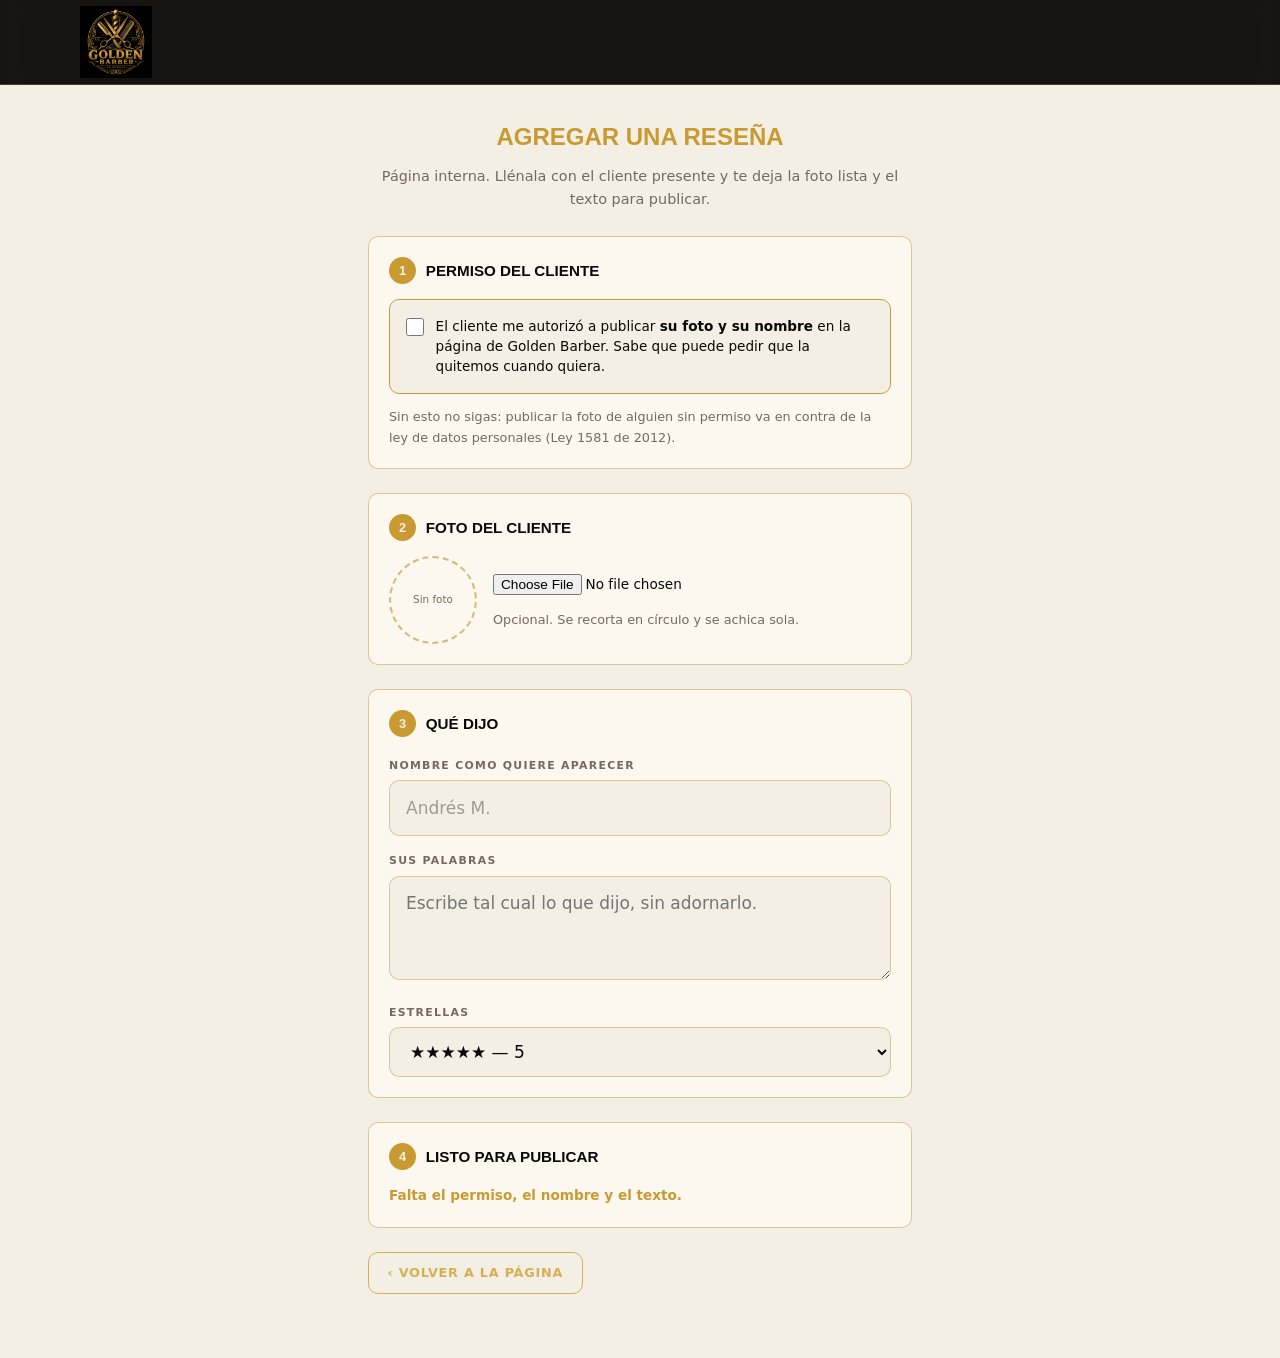
<file: admin.html>
<!DOCTYPE html>
<html lang="es-CO">
<head>
<meta charset="utf-8">
<meta name="viewport" content="width=device-width, initial-scale=1">
<title>Agregar reseña — Golden Barber</title>
<meta name="robots" content="noindex, nofollow">
<link rel="icon" href="img/favicon.png">
<link rel="preconnect" href="https://fonts.googleapis.com">
<link rel="preconnect" href="https://fonts.gstatic.com" crossorigin>
<link href="https://fonts.googleapis.com/css2?family=Bevan&family=Lato:wght@400;700&display=swap" rel="stylesheet">
<link rel="stylesheet" href="styles.css">
<style>
  .tool { padding-block: 2rem 4rem; max-width: 34rem; }
  .tool h1 {
    font-family: var(--display); font-size: 1.5rem; text-transform: uppercase;
    color: var(--wine); text-align: center;
  }
  .tool .intro { text-align: center; color: var(--muted); font-size: .9rem; margin-top: .5rem; }

  .paso {
    margin-top: 1.5rem; padding: 1.25rem;
    background: var(--paper); border: 1px solid rgb(196 160 70 / .55);
    border-radius: var(--radius);
  }
  .paso > h2 {
    display: flex; align-items: center; gap: .6rem;
    font-family: var(--display); font-size: .95rem;
    text-transform: uppercase; margin-bottom: .9rem;
  }
  .paso > h2 b {
    display: grid; place-items: center; width: 1.7rem; height: 1.7rem;
    background: var(--wine); color: var(--cream); border-radius: 50%;
    font-size: .8rem; flex: none;
  }

  .campo textarea, .campo select {
    width: 100%; padding: .8rem 1rem;
    background: var(--cream); border: 1px solid rgb(196 160 70 / .5);
    border-radius: var(--radius); font: inherit; color: var(--ink);
  }
  .campo textarea { min-height: 6.5rem; resize: vertical; }
  .campo + .campo { margin-top: 1rem; }

  .foto-zona { display: flex; align-items: center; gap: 1rem; }
  .foto-prev {
    width: 88px; height: 88px; flex: none; border-radius: 50%;
    border: 2px dashed rgb(196 160 70 / .7);
    display: grid; place-items: center;
    color: var(--muted); font-size: .65rem; text-align: center;
    object-fit: cover; overflow: hidden;
  }
  .foto-prev img { width: 100%; height: 100%; object-fit: cover; }
  input[type=file] { font: inherit; font-size: .85rem; max-width: 100%; }

  .permiso {
    display: flex; gap: .7rem; align-items: flex-start;
    padding: 1rem; background: var(--cream);
    border: 1px solid var(--wine); border-radius: var(--radius);
    font-size: .85rem; line-height: 1.5;
  }
  .permiso input { width: 1.15rem; height: 1.15rem; flex: none; margin-top: .15rem; accent-color: var(--wine); }

  .salida { display: none; }
  .salida.activa { display: block; }
  .salida code {
    display: block; padding: 1rem; margin-top: .5rem;
    background: var(--ink); color: var(--cream-deep);
    border-radius: var(--radius);
    font-family: ui-monospace, Consolas, monospace; font-size: .78rem;
    white-space: pre-wrap; word-break: break-word;
  }
  .botones { display: flex; flex-wrap: wrap; gap: .6rem; margin-top: 1rem; }
  .aviso { font-size: .8rem; color: var(--muted); margin-top: .75rem; }
  .falta { color: var(--wine); font-weight: 700; font-size: .85rem; margin-top: .75rem; }
</style>
</head>
<body>

<header class="nav">
  <div class="wrap nav__inner">
    <a class="nav__brand" href="index.html">
      <img class="nav__logo" src="img/golden-logo.webp" alt="Golden Barber — La Dorada" width="64" height="64">
    </a>
  </div>
</header>

<main class="wrap tool">
  <h1>Agregar una reseña</h1>
  <p class="intro">
    Página interna. Llénala con el cliente presente y te deja la foto lista
    y el texto para publicar.
  </p>

  <!-- 1. Permiso -->
  <section class="paso">
    <h2><b>1</b> Permiso del cliente</h2>
    <label class="permiso">
      <input type="checkbox" id="permiso">
      <span>
        El cliente me autorizó a publicar <strong>su foto y su nombre</strong>
        en la página de Golden Barber. Sabe que puede pedir que la quitemos
        cuando quiera.
      </span>
    </label>
    <p class="aviso">
      Sin esto no sigas: publicar la foto de alguien sin permiso va en contra
      de la ley de datos personales (Ley 1581 de 2012).
    </p>
  </section>

  <!-- 2. Foto -->
  <section class="paso">
    <h2><b>2</b> Foto del cliente</h2>
    <div class="foto-zona">
      <div class="foto-prev" id="prev">Sin foto</div>
      <div>
        <input type="file" id="archivo" accept="image/*" capture="user">
        <p class="aviso">Opcional. Se recorta en círculo y se achica sola.</p>
      </div>
    </div>
  </section>

  <!-- 3. Datos -->
  <section class="paso">
    <h2><b>3</b> Qué dijo</h2>
    <label class="campo">
      <span>Nombre como quiere aparecer</span>
      <input type="text" id="nombre" placeholder="Andrés M." autocomplete="off">
    </label>
    <label class="campo">
      <span>Sus palabras</span>
      <textarea id="texto" placeholder="Escribe tal cual lo que dijo, sin adornarlo."></textarea>
    </label>
    <label class="campo">
      <span>Estrellas</span>
      <select id="estrellas">
        <option value="5">★★★★★ — 5</option>
        <option value="4">★★★★☆ — 4</option>
        <option value="3">★★★☆☆ — 3</option>
        <option value="2">★★☆☆☆ — 2</option>
        <option value="1">★☆☆☆☆ — 1</option>
        <option value="0">No se lo pregunté</option>
      </select>
    </label>
  </section>

  <!-- 4. Resultado -->
  <section class="paso">
    <h2><b>4</b> Listo para publicar</h2>
    <p class="falta" id="falta">Faltan el permiso, el nombre y el texto.</p>

    <div class="salida" id="salida">
      <p style="font-size:.85rem">Pega esto en <code style="all:unset;font-family:monospace;background:var(--cream-deep);padding:.1rem .3rem">resenas.js</code>, dentro de los corchetes:</p>
      <code id="snippet"></code>
      <div class="botones">
        <button type="button" class="btn btn--wine btn--sm" id="copiar">Copiar texto</button>
        <a class="btn btn--dark btn--sm" id="bajar" download>Descargar la foto</a>
        <a class="btn btn--ghost btn--sm" id="enviar" target="_blank" rel="noopener">Enviarlo por WhatsApp</a>
      </div>
      <p class="aviso" id="ruta"></p>
    </div>
  </section>

  <a class="btn btn--ghost btn--sm" href="index.html" style="margin-top:1.5rem">‹ Volver a la página</a>
</main>

<script src="script.js" defer></script>
<script>
document.addEventListener("DOMContentLoaded", () => {
  const $ = (id) => document.getElementById(id);
  let fotoURL = "", fotoNombre = "";

  /** "Andrés M." → "andres-m" */
  const slug = (s) => s.normalize("NFD").replace(/[\u0300-\u036f]/g, "")
    .toLowerCase().replace(/[^a-z0-9]+/g, "-").replace(/^-|-$/g, "") || "cliente";

  /* Recorta la foto en cuadrado, la achica a 200px y la comprime. */
  $("archivo").addEventListener("change", (e) => {
    const f = e.target.files[0];
    if (!f) return;
    const img = new Image();
    img.onload = () => {
      const lado = Math.min(img.width, img.height);
      const c = document.createElement("canvas");
      c.width = c.height = 200;
      c.getContext("2d").drawImage(img,
        (img.width - lado) / 2, (img.height - lado) / 2, lado, lado, 0, 0, 200, 200);
      c.toBlob((b) => {
        if (fotoURL) URL.revokeObjectURL(fotoURL);
        fotoURL = URL.createObjectURL(b);
        $("prev").innerHTML = `<img src="${fotoURL}" alt="">`;
        pintar();
      }, "image/jpeg", 0.8);
      URL.revokeObjectURL(img.src);
    };
    img.src = URL.createObjectURL(f);
  });

  function pintar() {
    const nombre = $("nombre").value.trim();
    const texto = $("texto").value.trim();
    const ok = $("permiso").checked && nombre && texto;

    $("salida").classList.toggle("activa", ok);
    $("falta").style.display = ok ? "none" : "block";

    const faltan = [];
    if (!$("permiso").checked) faltan.push("el permiso");
    if (!nombre) faltan.push("el nombre");
    if (!texto) faltan.push("el texto");
    $("falta").textContent = faltan.length
      ? "Falta " + faltan.join(", ").replace(/, ([^,]*)$/, " y $1") + "."
      : "";

    if (!ok) return;

    fotoNombre = slug(nombre) + ".jpg";
    const fecha = new Date().toISOString().slice(0, 7);
    const est = +$("estrellas").value;
    const q = (s) => JSON.stringify(s);

    const snippet =
`  {
    foto: ${q(fotoURL ? "img/resenas/" + fotoNombre : "")},
    nombre: ${q(nombre)},
    texto: ${q(texto)},
    estrellas: ${est},
    fecha: ${q(fecha)},
  },`;

    $("snippet").textContent = snippet;

    const bajar = $("bajar");
    if (fotoURL) {
      bajar.href = fotoURL;
      bajar.download = fotoNombre;
      bajar.style.display = "";
      $("ruta").textContent = `Guarda la foto en la carpeta img/resenas/ con el nombre ${fotoNombre}`;
    } else {
      bajar.style.display = "none";
      $("ruta").textContent = "Esta reseña va sin foto.";
    }

    const tel = (typeof CONFIG !== "undefined" && CONFIG.whatsapp) || "";
    $("enviar").href = "https://wa.me/" + tel + "?text=" +
      encodeURIComponent("Nueva reseña para la página:\n\n" + snippet +
        (fotoURL ? "\n\n(Te mando la foto en el siguiente mensaje)" : ""));
  }

  ["permiso", "nombre", "texto", "estrellas"].forEach((id) => {
    $(id).addEventListener("input", pintar);
    $(id).addEventListener("change", pintar);
  });

  $("copiar").addEventListener("click", async () => {
    try {
      await navigator.clipboard.writeText($("snippet").textContent);
      $("copiar").textContent = "¡Copiado!";
      setTimeout(() => ($("copiar").textContent = "Copiar texto"), 1800);
    } catch {
      const r = document.createRange();
      r.selectNodeContents($("snippet"));
      getSelection().removeAllRanges();
      getSelection().addRange(r);
    }
  });

  pintar();
});
</script>
</body>
</html>
</file>
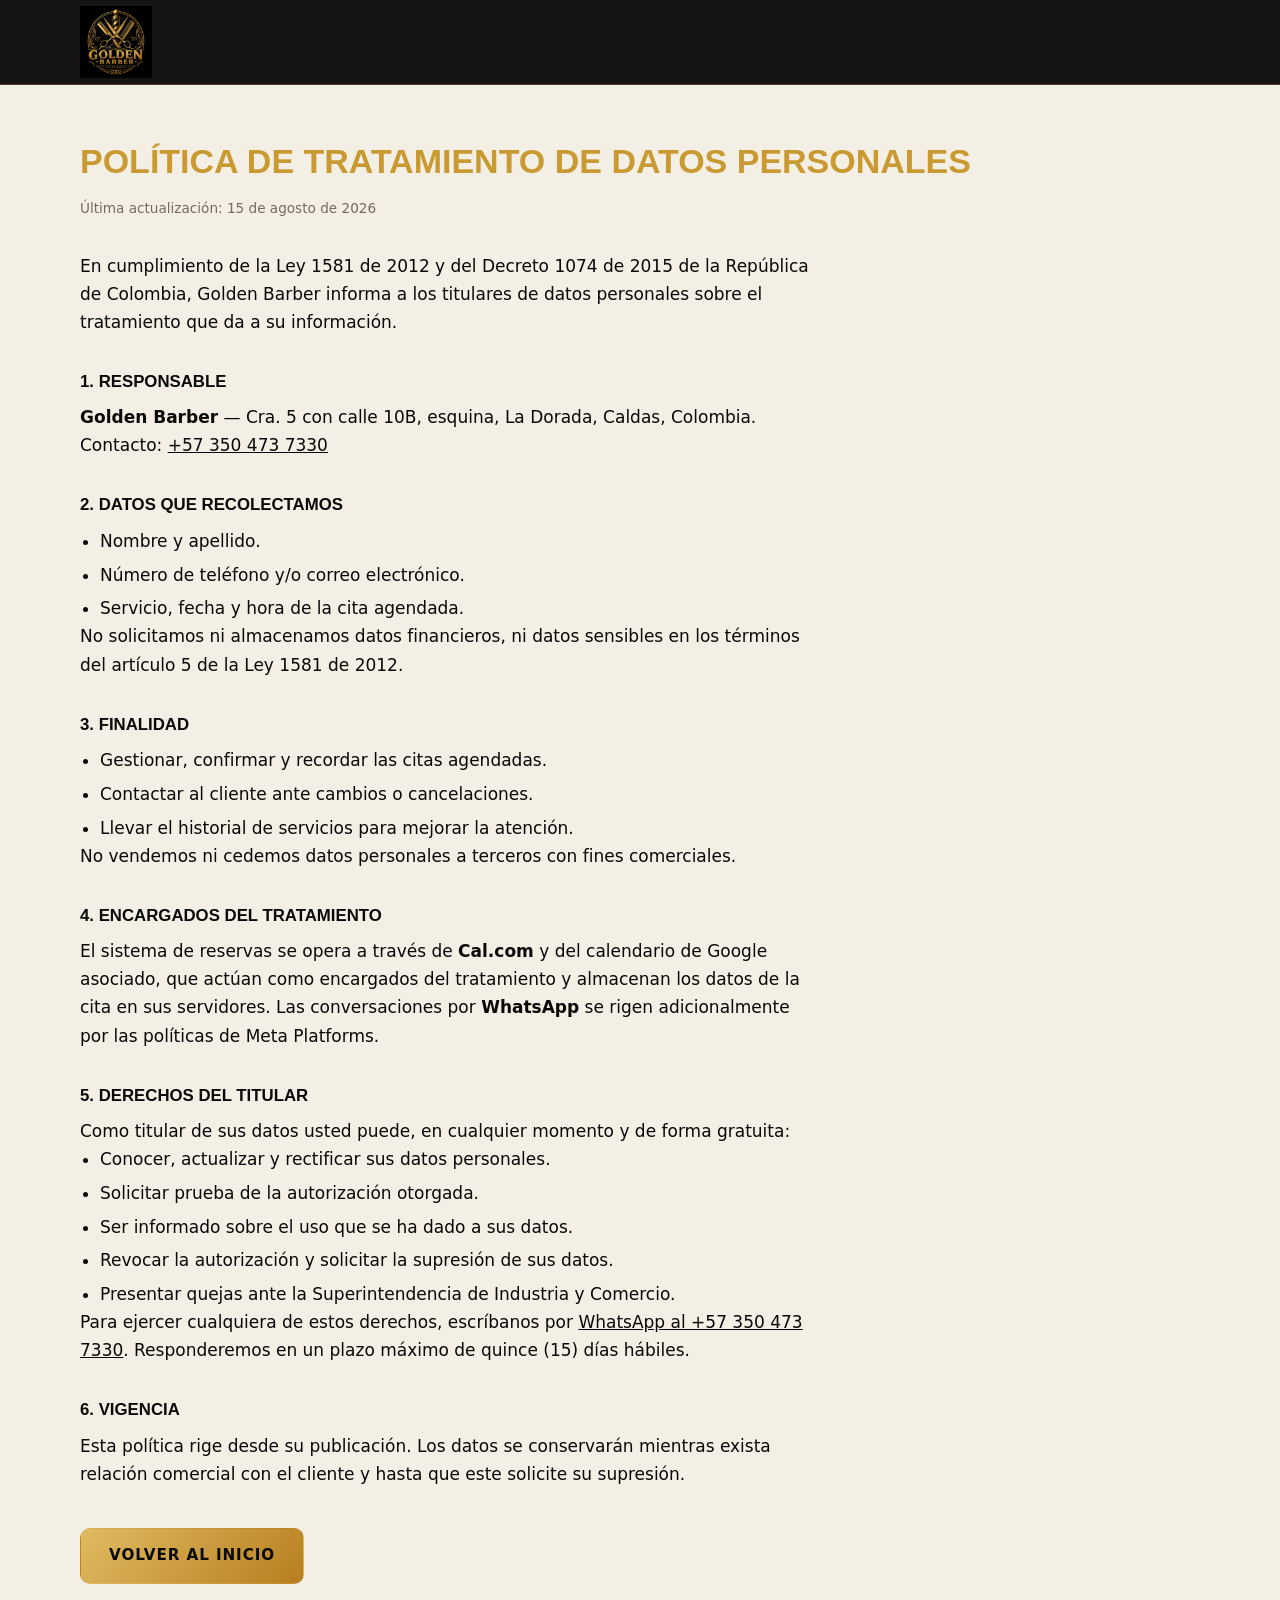
<file: privacidad.html>
<!DOCTYPE html>
<html lang="es-CO">
<head>
<meta charset="utf-8">
<meta name="viewport" content="width=device-width, initial-scale=1">
<title>Política de tratamiento de datos — Golden Barber</title>
<meta name="robots" content="noindex">
<link rel="preconnect" href="https://fonts.googleapis.com">
<link rel="preconnect" href="https://fonts.gstatic.com" crossorigin>
<link href="https://fonts.googleapis.com/css2?family=Bevan&family=Lato:wght@400;700&display=swap" rel="stylesheet">
<link rel="stylesheet" href="styles.css">
<style>
  .legal { padding-block: 3rem 4rem; }
  .legal h1 { font-family: var(--display); font-size: clamp(1.5rem,1.1rem+2vw,2.25rem);
              text-transform: uppercase; color: var(--wine); margin-bottom: .5rem; }
  .legal h2 { font-family: var(--display); font-size: 1.05rem; text-transform: uppercase;
              margin-top: 2rem; margin-bottom: .5rem; }
  .legal p, .legal li { max-width: 68ch; }
  .legal ul { padding-left: 1.25rem; }
  .legal li + li { margin-top: .35rem; }
  .legal .updated { color: var(--muted); font-size: .85rem; margin-bottom: 2rem; }
  .legal .back { display: inline-block; margin-top: 2.5rem; }
</style>
</head>
<body>

<header class="nav">
  <div class="wrap nav__inner">
    <a class="nav__brand" href="index.html">
      <img class="nav__logo" src="img/golden-logo.webp" alt="Golden Barber — La Dorada" width="64" height="64">
    </a>
  </div>
</header>

<main class="wrap legal">
  <h1>Política de tratamiento de datos personales</h1>
  <p class="updated">Última actualización: 15 de agosto de 2026</p>

  <p>
    En cumplimiento de la Ley 1581 de 2012 y del Decreto 1074 de 2015 de la República de Colombia,
    Golden Barber informa a los titulares de datos personales sobre el tratamiento que da a su
    información.
  </p>

  <h2>1. Responsable</h2>
  <p>
    <strong>Golden Barber</strong> — Cra. 5 con calle 10B, esquina, La Dorada, Caldas, Colombia.<br>
    Contacto: <a href="https://wa.me/573504737330">+57 350 473 7330</a>
  </p>

  <h2>2. Datos que recolectamos</h2>
  <ul>
    <li>Nombre y apellido.</li>
    <li>Número de teléfono y/o correo electrónico.</li>
    <li>Servicio, fecha y hora de la cita agendada.</li>
  </ul>
  <p>
    No solicitamos ni almacenamos datos financieros, ni datos sensibles en los términos del
    artículo 5 de la Ley 1581 de 2012.
  </p>

  <h2>3. Finalidad</h2>
  <ul>
    <li>Gestionar, confirmar y recordar las citas agendadas.</li>
    <li>Contactar al cliente ante cambios o cancelaciones.</li>
    <li>Llevar el historial de servicios para mejorar la atención.</li>
  </ul>
  <p>No vendemos ni cedemos datos personales a terceros con fines comerciales.</p>

  <h2>4. Encargados del tratamiento</h2>
  <p>
    El sistema de reservas se opera a través de <strong>Cal.com</strong> y del calendario de
    Google asociado, que actúan como encargados del tratamiento y almacenan los datos de la
    cita en sus servidores. Las conversaciones por <strong>WhatsApp</strong> se rigen
    adicionalmente por las políticas de Meta Platforms.
  </p>

  <h2>5. Derechos del titular</h2>
  <p>Como titular de sus datos usted puede, en cualquier momento y de forma gratuita:</p>
  <ul>
    <li>Conocer, actualizar y rectificar sus datos personales.</li>
    <li>Solicitar prueba de la autorización otorgada.</li>
    <li>Ser informado sobre el uso que se ha dado a sus datos.</li>
    <li>Revocar la autorización y solicitar la supresión de sus datos.</li>
    <li>Presentar quejas ante la Superintendencia de Industria y Comercio.</li>
  </ul>
  <p>
    Para ejercer cualquiera de estos derechos, escríbanos por
    <a href="https://wa.me/573504737330">WhatsApp al +57 350 473 7330</a>.
    Responderemos en un plazo máximo de quince (15) días hábiles.
  </p>

  <h2>6. Vigencia</h2>
  <p>
    Esta política rige desde su publicación. Los datos se conservarán mientras exista relación
    comercial con el cliente y hasta que este solicite su supresión.
  </p>

  <a class="btn btn--wine back" href="index.html">Volver al inicio</a>
</main>

</body>
</html>
</file>
<file: styles.css>
/* ══════════════════════════════════════════════════════
   KORUM STUDIO — hoja de estilos
   Paleta y tokens tomados del diseño original.
   ══════════════════════════════════════════════════════ */

:root {
  /* Marca */
  --cream:      #F4EFE5;
  --cream-deep: #E7DDCB;
  --paper:      #FCF8F0;
  --ink:        #090908;
  --ink-soft:   #171714;
  --wine:       #C99A32;
  --wine-dark:  #A8781C;
  --gold:       #D6AF52;
  --gold-soft:  #E7CB88;
  --muted:      #746A5D;

  /* Tipografía */
  --display: "Oswald", Impact, sans-serif;
  --serif:   "Cormorant Garamond", Georgia, serif;
  --body:    "Source Sans 3", system-ui, -apple-system, "Segoe UI", sans-serif;

  /* Ritmo */
  --wrap: 1120px;
  --gap: 1.5rem;
  --section-y: clamp(3.5rem, 8vw, 6rem);
  --radius: 10px;
}

/* ── Reset ───────────────────────────────────────────── */
*, *::before, *::after { box-sizing: border-box; }
* { margin: 0; }

html { scroll-behavior: smooth; scroll-padding-top: 80px; }
@media (prefers-reduced-motion: reduce) {
  html { scroll-behavior: auto; }
  *, *::before, *::after { animation-duration: .01ms !important; transition-duration: .01ms !important; }
}

body {
  background: var(--cream);
  color: var(--ink);
  font-family: var(--body);
  font-size: clamp(1rem, .96rem + .2vw, 1.0625rem);
  line-height: 1.65;
  -webkit-font-smoothing: antialiased;
  overflow-x: hidden;
}

img, svg { display: block; max-width: 100%; }
img { height: auto; }
a { color: inherit; }

svg { fill: none; stroke: currentColor; stroke-width: 1.7; stroke-linecap: round; stroke-linejoin: round; }

:focus-visible { outline: 3px solid var(--gold); outline-offset: 3px; }

.sr-only {
  position: absolute; width: 1px; height: 1px; padding: 0;
  overflow: hidden; clip: rect(0 0 0 0); white-space: nowrap; border: 0;
}

.skip-link {
  position: absolute; left: -999px; top: 0; z-index: 100;
  background: var(--ink); color: var(--cream); padding: .75rem 1.25rem;
}
.skip-link:focus { left: 0; }

.wrap {
  width: min(100% - 2.5rem, var(--wrap));
  margin-inline: auto;
}

/* ── Titulares ───────────────────────────────────────── */
.heading {
  font-family: var(--display);
  font-size: clamp(1.75rem, 1.2rem + 2.4vw, 2.75rem);
  line-height: 1.1;
  letter-spacing: .01em;
  text-transform: uppercase;
  color: var(--wine);
  text-align: center;
  margin-bottom: 2.5rem;
  position: relative;
}
.heading::before, .heading::after {
  content: "✂";
  font-family: var(--body);
  font-size: .5em;
  color: var(--gold);
  vertical-align: .35em;
  margin-inline: .6em;
}
.heading--gold { color: var(--gold); }
.heading--left { text-align: left; }
.heading--left::before { display: none; }

.ornament {
  color: var(--gold);
  text-align: center;
  letter-spacing: .5em;
  font-size: 1.1rem;
  margin-block: 1rem;
}
.ornament::before, .ornament::after {
  content: ""; display: inline-block; vertical-align: middle;
  width: clamp(2rem, 8vw, 5rem); height: 1px;
  background: linear-gradient(90deg, transparent, var(--gold));
  margin-inline: .8em;
}
.ornament::after { background: linear-gradient(90deg, var(--gold), transparent); }

/* ── Botones ─────────────────────────────────────────── */
.btn {
  --btn-bg: var(--wine);
  --btn-fg: var(--cream);
  display: inline-flex; align-items: center; justify-content: center;
  gap: .6rem;
  padding: .9rem 1.75rem;
  min-height: 48px;
  background: var(--btn-bg);
  color: var(--btn-fg);
  font-family: var(--body);
  font-weight: 700;
  font-size: .95rem;
  letter-spacing: .06em;
  text-transform: uppercase;
  text-decoration: none;
  border: 1px solid transparent;
  border-radius: var(--radius);
  transition: transform .15s ease, background-color .2s ease, box-shadow .2s ease;
}
.btn svg { width: 1.15em; height: 1.15em; flex: none; }
.btn:hover { transform: translateY(-2px); box-shadow: 0 6px 18px rgb(20 18 16 / .22); }
.btn:active { transform: translateY(0); }

.btn--wine  { --btn-bg: var(--wine); }
.btn--wine:hover  { background: var(--wine-dark); }
.btn--dark  { --btn-bg: var(--ink); }
.btn--dark:hover  { background: #000; }
.btn--ghost { --btn-bg: transparent; --btn-fg: var(--gold); border-color: var(--gold); }
.btn--ghost:hover { background: var(--gold); --btn-fg: var(--ink); }
.btn--sm { padding: .6rem 1.15rem; min-height: 40px; font-size: .8rem; }

/* ══ NAV ═══════════════════════════════════════════════ */
.nav {
  position: sticky; top: 0; z-index: 50;
  background: rgb(20 18 16 / .96);
  backdrop-filter: blur(8px);
  border-bottom: 1px solid rgb(196 160 70 / .35);
}
.nav__inner {
  display: flex; align-items: center; justify-content: space-between;
  gap: 1rem; min-height: 64px;
}
.nav__brand {
  display: flex; align-items: center; gap: .65rem;
  font-family: var(--display);
  font-size: 1rem;
  letter-spacing: .08em;
  text-transform: uppercase;
  color: var(--cream);
  text-decoration: none;
}
.nav__logo { width: 36px; height: 36px; object-fit: contain; }

.nav__links { display: flex; align-items: center; gap: 1.75rem; }
.nav__links a {
  color: var(--cream-deep);
  text-decoration: none;
  font-size: .85rem;
  letter-spacing: .1em;
  text-transform: uppercase;
  transition: color .2s ease;
}
.nav__links a:hover { color: var(--gold); }
.nav__links .btn:hover { color: var(--cream); }

@media (max-width: 800px) {
  .nav__links a:not(.btn) { display: none; }
}

/* ══ HERO ══════════════════════════════════════════════ */
.hero {
  background:
    radial-gradient(circle at 30% 45%, rgb(255 255 255 / .55), transparent 55%),
    repeating-conic-gradient(from 0deg at 28% 45%,
      rgb(196 160 70 / .07) 0deg 3deg, transparent 3deg 6deg),
    var(--paper);
  padding-block: clamp(2rem, 5vw, 3.5rem);
}
.hero__frame {
  display: grid;
  grid-template-columns: minmax(0, .85fr) minmax(0, 1.15fr);
  align-items: center;
  gap: clamp(1.5rem, 5vw, 4rem);
  padding: clamp(1.75rem, 4vw, 3rem);
  border: 2px solid var(--gold);
  outline: 1px solid var(--gold);
  outline-offset: 6px;
  border-radius: var(--radius);
}
@media (max-width: 860px) {
  .hero__frame { grid-template-columns: 1fr; text-align: center; }
}

.hero__emblem { position: relative; display: grid; place-items: center; }
.hero__emblem img { width: min(100%, 320px); }
.hero__emblem-fallback { display: none; }
.hero__emblem.is-empty img { display: none; }
.hero__emblem.is-empty .hero__emblem-fallback {
  display: grid; place-items: center; text-align: center;
  width: min(100%, 260px); aspect-ratio: 1;
  border: 3px double var(--ink);
  border-radius: 50%;
  font-family: var(--display);
  font-size: clamp(1.25rem, 4vw, 1.9rem);
  line-height: 1.15;
  text-transform: uppercase;
  letter-spacing: .04em;
}

.hero__copy h1 {
  font-family: var(--display);
  font-size: clamp(2.1rem, 1.1rem + 4.6vw, 4rem);
  line-height: 1.02;
  text-transform: uppercase;
  letter-spacing: -.005em;
}
.hero__copy h1 em { font-style: normal; color: var(--wine); }

.hero__tagline {
  margin-block: 1.25rem;
  padding-block: .7rem;
  border-top: 1px solid var(--gold);
  border-bottom: 1px solid var(--gold);
  font-size: clamp(.9rem, .8rem + .4vw, 1.1rem);
  letter-spacing: .22em;
  text-transform: uppercase;
  font-weight: 700;
}

.hero__cta { display: flex; flex-direction: column; gap: .75rem; align-items: stretch; }
@media (min-width: 861px) { .hero__cta { align-items: flex-start; } .hero__cta .btn { min-width: 22rem; } }

/* ══ BANDAS OSCURAS ════════════════════════════════════ */
.band-dark {
  background: var(--ink);
  color: var(--cream-deep);
  padding-block: var(--section-y);
}
.band-dark a:not(.btn) { color: var(--gold); }

/* ══ SOBRE JAVI ════════════════════════════════════════ */
.about__inner {
  display: grid;
  grid-template-columns: minmax(0, .8fr) minmax(0, 1.2fr);
  gap: clamp(1.5rem, 5vw, 4rem);
  align-items: center;
}
@media (max-width: 800px) { .about__inner { grid-template-columns: 1fr; } }

.about__photo {
  border: 2px solid var(--gold);
  padding: 6px;
  border-radius: var(--radius);
}
.about__photo img { width: 100%; aspect-ratio: 8 / 9; object-fit: cover; }
.about__photo.is-empty {
  aspect-ratio: 8 / 9;
  display: grid; place-items: center;
  background: repeating-linear-gradient(45deg, #1d1a17 0 12px, #211d19 12px 24px);
  color: var(--muted);
  font-size: .85rem;
}
.about__photo.is-empty::after { content: "img/javi.jpg"; }

.about__copy { text-align: center; }
.about__copy p + p { margin-top: 1rem; }
@media (min-width: 801px) { .about__copy { text-align: center; } }

/* ══ SERVICIOS ═════════════════════════════════════════ */
.services { padding-block: var(--section-y); }
.services__grid {
  list-style: none; padding: 0;
  display: grid;
  grid-template-columns: repeat(auto-fit, minmax(min(100%, 17rem), 1fr));
  gap: 1.25rem;
}

.service {
  position: relative;
  display: flex; gap: 1.1rem;
  padding: 1.75rem 1.5rem;
  background: var(--paper);
  border: 1px solid rgb(196 160 70 / .55);
  border-radius: var(--radius);
  transition: transform .2s ease, box-shadow .2s ease;
}
.service:hover { transform: translateY(-3px); box-shadow: 0 10px 28px rgb(20 18 16 / .12); }

.service--featured { border-color: var(--wine); border-width: 2px; }
.service__badge {
  position: absolute; top: -.7rem; left: 1.5rem;
  background: var(--wine); color: var(--cream);
  font-size: .65rem; font-weight: 900;
  letter-spacing: .14em; text-transform: uppercase;
  padding: .3rem .7rem; border-radius: 2px;
}

.service__icon {
  flex: none;
  display: grid; place-items: center;
  width: 3.25rem; height: 3.25rem;
  background: var(--wine); color: var(--cream);
  border-radius: 50%;
}
.service__icon svg { width: 1.5rem; height: 1.5rem; }

.service h3 {
  font-family: var(--display);
  font-size: 1.05rem;
  text-transform: uppercase;
  letter-spacing: .02em;
  margin-bottom: .4rem;
}
.service p { font-size: .92rem; color: var(--muted); }

.service__meta {
  display: flex; flex-wrap: wrap; gap: .5rem;
  margin-top: .6rem; font-size: .78rem !important;
  text-transform: uppercase; letter-spacing: .08em;
}
.service__time { color: var(--ink); font-weight: 700; }
.service__save { color: var(--wine); font-weight: 700; }

.service__price {
  margin-top: .5rem;
  font-family: var(--display);
  font-size: 1.35rem !important;
  color: var(--wine) !important;
}

.services__note {
  margin-top: 1.5rem; text-align: center;
  font-size: .85rem; color: var(--muted); font-style: italic;
}

/* ══ GALERÍA ═══════════════════════════════════════════ */
.gallery { padding-bottom: var(--section-y); }
.gallery__grid {
  list-style: none; padding: 1rem;
  display: grid;
  grid-template-columns: repeat(auto-fit, minmax(min(100%, 10rem), 1fr));
  gap: 1rem;
  border: 1px solid rgb(196 160 70 / .55);
  border-radius: var(--radius);
}
.gallery__grid img {
  width: 100%; aspect-ratio: 4 / 5; object-fit: cover;
  border: 2px solid var(--gold);
  filter: grayscale(1) contrast(1.05);
  transition: filter .3s ease, transform .3s ease;
}
.gallery__grid img:hover { filter: grayscale(0); transform: scale(1.02); }
.gallery__grid li.is-empty {
  aspect-ratio: 4 / 5;
  border: 2px solid var(--gold);
  background: repeating-linear-gradient(45deg, var(--cream-deep) 0 10px, var(--paper) 10px 20px);
  display: grid; place-items: center;
  color: var(--muted); font-size: .7rem; letter-spacing: .05em;
}
.gallery__grid li.is-empty::after { content: "Foto pendiente"; }

.gallery__note { margin-top: 1.25rem; text-align: center; font-size: .9rem; color: var(--muted); }
.gallery__note a { color: var(--wine); font-weight: 700; }

/* ── Botón que envuelve cada foto ── */
.foto {
  display: block; position: relative; width: 100%;
  padding: 0; border: 0; background: none; cursor: pointer;
  font: inherit;
}
.foto__ver {
  position: absolute; inset: auto 0 0 0;
  padding: .55rem .3rem;
  background: rgb(123 27 30 / .94); color: var(--cream);
  font-size: .68rem; font-weight: 700;
  letter-spacing: .12em; text-transform: uppercase;
  transform: translateY(100%);
  transition: transform .28s cubic-bezier(.2, .7, .3, 1);
}
.foto:hover .foto__ver,
.foto:focus-visible .foto__ver { transform: none; }
/* En pantalla táctil no hay hover: la etiqueta se queda visible. */
@media (hover: none) {
  .foto__ver { transform: none; background: rgb(123 27 30 / .82); }
}

/* ══ VISOR DE CORTES ═══════════════════════════════════ */
.visor {
  width: min(100% - 1.5rem, 42rem);
  max-height: 92dvh;
  /* El navegador centra los <dialog> con margin:auto, y el
     `* { margin: 0 }` del reset se lo quita. Hay que devolvérselo
     o el visor se pega a la esquina superior izquierda. */
  margin: auto;
  padding: 0; border: 2px solid var(--gold);
  border-radius: var(--radius);
  background: var(--paper); color: var(--ink);
  overflow: hidden;
}
.visor::backdrop { background: rgb(20 18 16 / .88); }

.visor__cerrar {
  position: absolute; top: .4rem; right: .5rem; z-index: 2;
  width: 2.4rem; height: 2.4rem;
  display: grid; place-items: center;
  background: rgb(20 18 16 / .55); color: var(--cream);
  border: 0; border-radius: 50%;
  font-size: 1.5rem; line-height: 1; cursor: pointer;
}
.visor__cerrar:hover { background: var(--wine); }

.visor__marco {
  position: relative;
  display: grid; place-items: center;
  background: var(--ink);
}
.visor__marco img {
  width: 100%; max-height: 62dvh; object-fit: contain;
}
.visor__nav {
  position: absolute; top: 50%; transform: translateY(-50%);
  width: 2.75rem; height: 2.75rem;
  display: grid; place-items: center;
  background: rgb(20 18 16 / .55); color: var(--cream);
  border: 1px solid rgb(196 160 70 / .5); border-radius: 50%;
  font-size: 1.6rem; line-height: 1; cursor: pointer;
  transition: background-color .2s ease;
}
.visor__nav:hover { background: var(--wine); }
#visor-ant { left: .6rem; }
#visor-sig { right: .6rem; }

.visor__pie { padding: 1.25rem; text-align: center; }
.visor__titulo {
  font-family: var(--display);
  font-size: clamp(.95rem, .85rem + .5vw, 1.2rem);
  text-transform: uppercase; letter-spacing: .02em;
  margin-bottom: 1rem;
}
.visor__pie .btn { width: 100%; }
.visor__nota { margin-top: .7rem; font-size: .78rem; color: var(--muted); }

/* ══ TESTIMONIOS ═══════════════════════════════════════ */
.reviews { padding-bottom: var(--section-y); }
.reviews__grid {
  list-style: none; padding: 0;
  display: grid;
  grid-template-columns: repeat(auto-fit, minmax(min(100%, 16rem), 1fr));
  gap: 1.25rem;
}
.review {
  position: relative;
  padding: 2.25rem 1.5rem 1.5rem;
  background: var(--paper);
  border: 1px solid rgb(196 160 70 / .55);
  border-radius: var(--radius);
  text-align: center;
}
.review::before {
  content: "\201C";
  position: absolute; top: .1rem; left: 1rem;
  font-family: var(--display);
  font-size: 3rem; line-height: 1;
  color: var(--gold-soft);
}
.review__foto {
  width: 72px; height: 72px;
  margin: 0 auto .9rem;
  border-radius: 50%;
  object-fit: cover;
  border: 2px solid var(--gold);
}
.review__quote { font-size: .95rem; }
.review__stars { color: var(--gold); letter-spacing: .18em; margin-top: 1rem; }
.review__author {
  margin-top: .5rem; font-size: .82rem;
  letter-spacing: .1em; text-transform: uppercase; color: var(--muted);
}

/* ── Invitación a dejar reseña ── */
.invita {
  max-width: 34rem; margin: 0 auto;
  padding: 2rem 1.5rem;
  text-align: center;
  border: 1px dashed rgb(196 160 70 / .7);
  border-radius: var(--radius);
}
.invita--pie { margin-top: 1.5rem; padding: 1.5rem; }
.invita__titulo {
  font-family: var(--display);
  font-size: 1.05rem; text-transform: uppercase; letter-spacing: .02em;
  color: var(--wine);
}
.invita__texto {
  margin-top: .6rem; font-size: .9rem; color: var(--muted);
  max-width: 42ch; margin-inline: auto;
}
.invita__botones {
  display: flex; flex-wrap: wrap; gap: .6rem; justify-content: center;
  margin-top: 1.25rem;
}
.invita .btn--ghost { --btn-fg: var(--wine); border-color: var(--wine); }
.invita .btn--ghost:hover { background: var(--wine); --btn-fg: var(--cream); }

/* ══ UBICACIÓN ═════════════════════════════════════════ */
.location__inner {
  display: grid;
  grid-template-columns: repeat(auto-fit, minmax(min(100%, 18rem), 1fr));
  gap: clamp(1.75rem, 5vw, 4rem);
  align-items: center;
}
.location__address {
  display: flex; gap: .85rem; align-items: flex-start;
  margin-bottom: 1.5rem;
}
.location__address svg { width: 1.5rem; height: 1.5rem; flex: none; color: var(--gold); }
.location__address strong { font-size: 1.1rem; color: var(--cream); }

.hours { width: 100%; border-collapse: collapse; font-size: .95rem; }
.hours th, .hours td { padding: .5rem .25rem; text-align: left; }
.hours th {
  font-weight: 700; letter-spacing: .1em;
  text-transform: uppercase; font-size: .8rem; color: var(--cream);
}
.hours td { text-align: right; font-variant-numeric: tabular-nums; }
.hours tr + tr { border-top: 1px solid rgb(196 160 70 / .2); }
.hours__closed { color: var(--muted); }

/* ══ RESERVA ═══════════════════════════════════════════ */
.booking { padding-block: var(--section-y); }
.booking__lead {
  text-align: center; max-width: 44ch; margin: -1.5rem auto 3rem;
  color: var(--muted);
}

/* ── Contenedor de la agenda ── */
.agenda {
  max-width: 34rem;
  margin-inline: auto;
  background: var(--paper);
  border: 1px solid rgb(196 160 70 / .55);
  border-radius: var(--radius);
  overflow: hidden;
}

/* ── Barra de progreso 1-2-3 ── */
.agenda__bar {
  list-style: none; padding: 0; margin: 0;
  display: grid; grid-template-columns: repeat(3, 1fr);
  background: var(--ink);
}
.agenda__bar li + li { border-left: 1px solid rgb(196 160 70 / .25); }
.agenda__bar button {
  width: 100%; height: 100%;
  display: flex; align-items: center; justify-content: center;
  gap: .5rem;
  padding: .85rem .35rem;
  background: none; border: 0;
  font: inherit;
  font-size: .72rem; font-weight: 700;
  letter-spacing: .08em; text-transform: uppercase;
  color: rgb(244 237 224 / .8);
  cursor: pointer;
  transition: color .25s ease, background-color .25s ease, opacity .25s ease;
}
/* Un paso al que todavía no se puede llegar se ve claramente apagado,
   para que se note cuáles sí son tocables. */
.agenda__bar button:disabled { cursor: default; opacity: .38; }
.agenda__bar button:not(:disabled):hover { background: rgb(196 160 70 / .12); }
.agenda__bar span {
  display: grid; place-items: center;
  width: 1.6rem; height: 1.6rem; flex: none;
  border: 1px solid currentColor; border-radius: 50%;
  font-family: var(--display); font-size: .8rem;
}
.agenda__bar .is-active { color: var(--gold); }
.agenda__bar .is-active span { background: var(--wine); border-color: var(--wine); color: var(--cream); }
.agenda__bar .is-hecho { color: var(--cream-deep); }
.agenda__bar .is-hecho span { background: var(--gold); border-color: var(--gold); color: var(--ink); }

@media (max-width: 420px) {
  .agenda__bar button { flex-direction: column; gap: .3rem; font-size: .6rem; }
}

/* ── Paneles ── */
.agenda__panel { padding: clamp(1.25rem, 4vw, 2rem); }
.agenda__title {
  font-family: var(--display);
  font-size: clamp(1.15rem, 1rem + 1vw, 1.5rem);
  text-transform: uppercase; text-align: center; letter-spacing: .02em;
}
.agenda__panel .ornament { margin-block: .5rem 1.5rem; font-size: .85rem; }
.agenda__sub {
  font-family: var(--display); font-size: .85rem;
  text-transform: uppercase; letter-spacing: .04em;
  text-align: center; margin-block: 1.75rem .9rem;
}
.agenda__nota {
  margin-top: 1rem; text-align: center;
  font-size: .78rem; color: var(--muted); font-style: italic;
}
.agenda__tz {
  display: flex; align-items: center; justify-content: center; gap: .4rem;
  margin-top: 1.25rem; font-size: .75rem; color: var(--muted);
}
.agenda__tz svg { width: .95rem; height: .95rem; }

.agenda__volver {
  display: block; margin: 1.5rem auto 0;
  background: none; border: 0; padding: .4rem;
  color: var(--muted); font: inherit; font-size: .82rem;
  letter-spacing: .04em; cursor: pointer;
}
.agenda__volver:hover { color: var(--wine); text-decoration: underline; }

/* ── Paso 1: tarjetas de servicio ── */
.agenda__servicios { list-style: none; padding: 0; display: grid; gap: .75rem; }
.tarjeta {
  width: 100%;
  display: flex; align-items: center; gap: .9rem;
  padding: .9rem 1rem;
  background: var(--cream);
  border: 1px solid rgb(196 160 70 / .5);
  border-radius: var(--radius);
  font: inherit; text-align: left; cursor: pointer;
  transition: border-color .2s ease, transform .15s ease, box-shadow .2s ease;
}
.tarjeta:hover { border-color: var(--wine); transform: translateY(-2px); box-shadow: 0 6px 16px rgb(20 18 16 / .1); }
.tarjeta.is-sel { border-color: var(--wine); border-width: 2px; background: var(--paper); }

.tarjeta__icono {
  display: grid; place-items: center; flex: none;
  width: 2.75rem; height: 2.75rem;
  background: var(--wine); color: var(--cream); border-radius: 50%;
}
.tarjeta__icono svg { width: 1.3rem; height: 1.3rem; }
.tarjeta__texto { flex: 1; display: flex; flex-direction: column; gap: .15rem; }
.tarjeta__nombre { font-family: var(--display); font-size: .95rem; line-height: 1.2; }
.tarjeta__min { font-size: .75rem; color: var(--muted); letter-spacing: .05em; }
.tarjeta__precio {
  font-family: var(--display); font-size: 1.05rem; color: var(--wine); white-space: nowrap;
}

/* ── Paso 2: calendario ── */
.cal__head {
  display: flex; align-items: center; justify-content: space-between;
  gap: .5rem; margin-bottom: .75rem;
}
.cal__month {
  font-family: var(--display); font-size: 1rem;
  text-transform: capitalize; letter-spacing: .02em;
}
.cal__nav {
  width: 2.25rem; height: 2.25rem;
  background: none; border: 1px solid rgb(196 160 70 / .5);
  border-radius: var(--radius);
  color: var(--wine); font-size: 1.3rem; line-height: 1; cursor: pointer;
  transition: background-color .2s ease, color .2s ease;
}
.cal__nav:hover:not(:disabled) { background: var(--wine); color: var(--cream); }
.cal__nav:disabled { opacity: .25; cursor: default; }

.cal__dows, .cal__grid {
  display: grid; grid-template-columns: repeat(7, 1fr); gap: .25rem;
}
.cal__dows {
  list-style: none; padding: 0; margin-bottom: .35rem;
  font-size: .68rem; font-weight: 700; letter-spacing: .06em;
  text-transform: uppercase; color: var(--muted); text-align: center;
}
.cal__hueco { aspect-ratio: 1; }
.cal__dia {
  aspect-ratio: 1;
  display: grid; place-items: center;
  background: none; border: 1px solid transparent; border-radius: 50%;
  font: inherit; font-size: .88rem; font-variant-numeric: tabular-nums;
  color: var(--ink); cursor: pointer;
  transition: background-color .15s ease, color .15s ease;
}
.cal__dia:hover:not(:disabled) { background: var(--cream-deep); }
.cal__dia:disabled { color: rgb(107 97 85 / .35); cursor: default; }
.cal__dia.is-sel { background: var(--wine); color: var(--cream); font-weight: 700; }

/* ── Paso 2: horas ── */
.slots {
  display: grid;
  grid-template-columns: repeat(auto-fill, minmax(5.25rem, 1fr));
  gap: .5rem;
}
.slot {
  padding: .65rem .3rem; min-height: 44px;
  background: var(--cream);
  border: 1px solid rgb(196 160 70 / .5);
  border-radius: var(--radius);
  font: inherit; font-size: .85rem; font-variant-numeric: tabular-nums;
  cursor: pointer;
  transition: background-color .15s ease, color .15s ease, border-color .15s ease;
}
.slot:hover { border-color: var(--wine); }
.slot.is-sel { background: var(--wine); border-color: var(--wine); color: var(--cream); font-weight: 700; }
.slots__vacio {
  grid-column: 1 / -1; text-align: center;
  font-size: .85rem; color: var(--muted); padding: .75rem 0;
}

/* ── Paso 3: resumen ── */
.resumen { margin: 0; border: 1px solid rgb(196 160 70 / .5); border-radius: var(--radius); }
.resumen__fila { padding: .85rem 1rem; }
.resumen__fila + .resumen__fila { border-top: 1px solid rgb(196 160 70 / .3); }
.resumen dt {
  font-size: .68rem; font-weight: 700; letter-spacing: .12em;
  text-transform: uppercase; color: var(--muted); margin-bottom: .3rem;
}
.resumen dd { margin: 0; display: flex; align-items: center; gap: .75rem; }
.resumen dd > span:not(.resumen__icono) { flex: 1; }
.resumen dd small { color: var(--muted); font-size: .78rem; }
.resumen dd strong { font-family: var(--display); color: var(--wine); }
.resumen__icono {
  display: grid; place-items: center; flex: none;
  width: 2.25rem; height: 2.25rem;
  background: var(--wine); color: var(--cream); border-radius: 50%;
}
.resumen__icono svg { width: 1.1rem; height: 1.1rem; }
.resumen__total { background: var(--cream); }
.resumen__total dd strong { font-size: 1.5rem; }

.campo { display: block; margin-top: 1.25rem; }
.campo span {
  display: block; margin-bottom: .35rem;
  font-size: .68rem; font-weight: 700; letter-spacing: .12em;
  text-transform: uppercase; color: var(--muted);
}
.campo input {
  width: 100%; padding: .8rem 1rem; min-height: 48px;
  background: var(--cream);
  border: 1px solid rgb(196 160 70 / .5); border-radius: var(--radius);
  font: inherit; color: var(--ink);
}
.campo input::placeholder { color: rgb(107 97 85 / .6); }
.campo input.is-error { border-color: var(--wine); border-width: 2px; background: #FBEDED; }

.agenda__confirmar { width: 100%; margin-top: 1.25rem; }
.agenda__aviso {
  display: flex; align-items: flex-start; gap: .5rem;
  margin-top: .9rem; font-size: .78rem; line-height: 1.5; color: var(--muted);
}
.agenda__aviso svg { width: .95rem; height: .95rem; flex: none; margin-top: .2rem; }

.booking__fallback, .booking__alt {
  text-align: center; font-size: .88rem; color: var(--muted); margin-top: 1.25rem;
}
.booking__alt a { color: var(--wine); font-weight: 700; }

#cal-inline { width: 100%; min-height: 460px; }

/* ══ FOOTER ════════════════════════════════════════════ */
.footer {
  background: var(--ink);
  color: var(--cream-deep);
  padding-block: 3rem 5.5rem;
  border-top: 3px solid var(--gold);
}
.footer__inner {
  display: grid;
  grid-template-columns: repeat(auto-fit, minmax(min(100%, 15rem), 1fr));
  gap: 2rem;
  align-items: center;
}
.footer__brand { display: flex; align-items: center; gap: 1rem; }
.footer__name {
  font-family: var(--display); font-size: 1.25rem;
  text-transform: uppercase; letter-spacing: .06em; color: var(--gold);
}
.footer__tag { font-size: .8rem; letter-spacing: .1em; }

.footer__social { text-align: center; }
.footer__label {
  font-size: .75rem; letter-spacing: .2em;
  text-transform: uppercase; margin-bottom: .75rem;
}
.footer__social ul {
  list-style: none; padding: 0;
  display: flex; gap: .75rem; justify-content: center;
}
.footer__social a {
  display: grid; place-items: center;
  width: 2.5rem; height: 2.5rem;
  border: 1px solid var(--gold); border-radius: 50%;
  color: var(--gold);
  transition: background-color .2s ease, color .2s ease;
}
.footer__social a:hover { background: var(--gold); color: var(--ink); }
.footer__social svg { width: 1.15rem; height: 1.15rem; }

.footer__contact { text-align: right; }
@media (max-width: 720px) {
  .footer__inner { text-align: center; }
  .footer__brand { justify-content: center; }
  .footer__contact { text-align: center; }
}
.footer__phone {
  display: inline-flex; align-items: center; gap: .6rem;
  font-family: var(--display); font-size: 1.3rem;
  color: var(--cream); text-decoration: none;
}
.footer__phone svg { width: 1.4rem; height: 1.4rem; color: var(--gold); }
.footer__legal { margin-top: .75rem; font-size: .75rem; color: var(--muted); }

/* ══ WHATSAPP FLOTANTE ═════════════════════════════════ */
.fab {
  position: fixed; right: 1rem; bottom: 1rem; z-index: 60;
  display: grid; place-items: center;
  width: 56px; height: 56px;
  background: #1FA855; color: #fff;
  border-radius: 50%;
  box-shadow: 0 6px 20px rgb(0 0 0 / .3);
  transition: transform .2s ease;
}
.fab:hover { transform: scale(1.07); }
.fab svg { width: 1.65rem; height: 1.65rem; stroke-width: 1.9; }
@media (min-width: 861px) { .fab { right: 1.5rem; bottom: 1.5rem; } }

/* ══ Ajuste móvil del hero ═════════════════════════════
   En celular el logo empujaba el botón "Agendar cita" fuera
   de pantalla. Se reduce el emblema y se aprieta el espaciado
   para que titular + botones queden visibles sin hacer scroll. */
@media (max-width: 640px) {
  .hero { padding-block: 1rem; }
  .hero__frame { padding: 1.25rem 1rem; gap: 1rem; outline-offset: 4px; }
  .hero__emblem img { width: min(58%, 150px); }
  .hero__copy h1 { font-size: clamp(1.9rem, 1.1rem + 4.4vw, 2.4rem); }
  .hero__tagline { margin-block: .85rem; padding-block: .5rem; letter-spacing: .16em; }
  .hero__cta { gap: .6rem; }
  .hero__cta .btn { padding-inline: 1rem; font-size: .85rem; }
}

/* ══════════════════════════════════════════════════════
   MOVIMIENTO

   Regla de la casa: nada se mueve porque sí. Cada animación
   o guía el ojo hacia donde sigue la lectura, o es parte de
   la identidad del oficio (el poste de barbero).

   Todo lo de aquí abajo está dentro de
   `prefers-reduced-motion: no-preference`, así que quien pidió
   menos animación en su sistema recibe la página quieta y
   completa — nunca contenido escondido esperando un scroll.
   ══════════════════════════════════════════════════════ */

/* ── Poste de barbero ── */
.poste {
  height: 9px; overflow: hidden; position: relative;
  background: var(--cream-deep);
  border-block: 1px solid rgb(20 18 16 / .22);
}
.poste::before {
  content: ""; position: absolute; inset: 0 -60px 0 0;
  background: repeating-linear-gradient(115deg,
    var(--wine)      0    12px,
    var(--cream)     12px 24px,
    var(--gold)      24px 36px,
    var(--cream)     36px 48px);
}

/* ── Banda del eslogan ── */
.eslogan {
  background: var(--wine); color: var(--cream);
  padding: 1.15rem 1rem; text-align: center;
  border-top: 1px solid var(--gold);
}
.eslogan p {
  font-family: var(--display);
  font-size: clamp(.8rem, .7rem + .5vw, 1.05rem);
  letter-spacing: .2em; text-transform: uppercase;
}
.eslogan span { color: var(--gold); margin-inline: .9em; display: inline-block; }

/* ── Textos nuevos ── */
.hero__sub {
  margin-bottom: 1.5rem;
  font-size: clamp(.92rem, .88rem + .2vw, 1.05rem);
  color: var(--muted); font-style: italic;
}
.about__firma {
  margin-top: 1.25rem; padding-top: 1.25rem;
  border-top: 1px solid rgb(196 160 70 / .35);
  font-style: italic; color: var(--gold-soft);
}

@media (prefers-reduced-motion: no-preference) {

  /* ── Aparición al hacer scroll ──
     El estado escondido lo pone `.js`, que solo existe si el
     navegador ejecutó el script del <head>. Sin JS no se
     esconde nada. */
  .js .heading,
  .js .about__photo,
  .js .about__copy > *,
  .js .service,
  /* `> *` y no `li`: con `li` este selector pesaría más que
     `.js .visible` y las fotos nunca se destaparían. */
  .js .gallery__grid > *,
  .js .review,
  .js .invita,
  .js .location__place,
  .js .location__hours,
  .js .booking__lead,
  .js .agenda,
  .js .services__note,
  .js .gallery__note {
    opacity: 0;
    transform: translateY(22px);
    transition:
      opacity .75s cubic-bezier(.2, .6, .3, 1),
      transform .75s cubic-bezier(.2, .6, .3, 1);
    transition-delay: calc(var(--i, 0) * 80ms);
  }
  .js .visible { opacity: 1; transform: none; }

  /* ── Entrada del hero ── */
  @keyframes entra { from { opacity: 0; transform: translateY(22px); } }
  @keyframes entraEmblema { from { opacity: 0; transform: scale(.88) rotate(-8deg); } }
  @keyframes girarRayos { to { transform: rotate(360deg); } }
  @keyframes correrPoste { to { transform: translateX(-53px); } }
  @keyframes pulso {
    0% { transform: scale(1); opacity: .6; }
    70%, 100% { transform: scale(1.8); opacity: 0; }
  }

  .hero__emblem { animation: entraEmblema 1.1s .15s both cubic-bezier(.2, .7, .3, 1); }
  .hero__copy > * { animation: entra .85s both cubic-bezier(.2, .7, .3, 1); }
  .hero__copy > :nth-child(1) { animation-delay: .25s; }
  .hero__copy > :nth-child(2) { animation-delay: .35s; }
  .hero__copy > :nth-child(3) { animation-delay: .45s; }
  .hero__copy > :nth-child(4) { animation-delay: .55s; }
  .hero__copy > :nth-child(5) { animation-delay: .65s; }

  /* Los rayos del fondo giran muy despacio: tres minutos por vuelta.
     No se nota mirándolo, se nota si te vas y vuelves. */
  .hero { position: relative; overflow: hidden; background: var(--paper); }
  .hero::before {
    content: ""; position: absolute; inset: -45%;
    background: repeating-conic-gradient(from 0deg,
      rgb(196 160 70 / .06) 0deg 2.5deg, transparent 2.5deg 6deg);
    animation: girarRayos 180s linear infinite;
    pointer-events: none;
  }
  /* Halo que apaga los rayos en el centro para que el logo
     tenga aire y no compita con el fondo. */
  .hero::after {
    content: ""; position: absolute; inset: 0;
    background: radial-gradient(circle at 50% 45%,
      rgb(251 246 236 / .92) 0%,
      rgb(251 246 236 / .55) 30%,
      transparent 62%);
    pointer-events: none;
  }
  .hero > * { position: relative; z-index: 1; }

  /* 53px es exactamente un ciclo de la franja a 115°, así que
     el movimiento no tiene costura visible. */
  .poste::before { animation: correrPoste 3s linear infinite; }

  /* ── Detalles al pasar el mouse ── */
  .btn { position: relative; overflow: hidden; }
  .btn::after {
    content: ""; position: absolute; top: 0; left: -130%;
    width: 55%; height: 100%;
    background: linear-gradient(100deg, transparent, rgb(255 255 255 / .22), transparent);
    transition: left .65s ease; pointer-events: none;
  }
  .btn:hover::after { left: 140%; }

  .service__icon, .tarjeta__icono { transition: transform .35s cubic-bezier(.2, .7, .3, 1); }
  .service:hover .service__icon { transform: rotate(-14deg) scale(1.08); }
  .tarjeta:hover .tarjeta__icono { transform: rotate(-14deg) scale(1.08); }

  .gallery__grid li { overflow: hidden; border-radius: var(--radius); }
  .gallery__grid img { transition: filter .45s ease, transform .55s cubic-bezier(.2, .7, .3, 1); }
  .gallery__grid img:hover { transform: scale(1.07); }

  .cal__dia { transition: background-color .15s ease, color .15s ease, transform .15s ease; }
  .cal__dia:hover:not(:disabled) { transform: scale(1.12); }

  /* ── Paso a paso de la agenda ── */
  @keyframes entraPanel { from { opacity: 0; transform: translateX(14px); } }
  .agenda__panel:not([hidden]) { animation: entraPanel .38s ease both; }

  @keyframes entraSlot { from { opacity: 0; transform: translateY(8px); } }
  .slot { animation: entraSlot .3s both; animation-delay: calc(var(--i, 0) * 22ms); }

  /* ── Anillo del botón de WhatsApp ── */
  .fab::before {
    content: ""; position: absolute; inset: 0;
    border: 2px solid #1FA855; border-radius: 50%;
    animation: pulso 2.8s ease-out infinite;
    pointer-events: none;
  }
}

/* ══ Impresión ═════════════════════════════════════════ */
@media print {
  .nav, .fab, .poste, .booking__cal { display: none; }
  body { background: #fff; }
}

/* ══════════════════════════════════════════════════════
   GOLDEN BARBER — DIRECCIÓN VISUAL FINAL
   Oscuro y dorado con aire editorial; el oro guía, no satura.
   ══════════════════════════════════════════════════════ */
.nav { background: rgb(7 7 6 / .94); border-bottom-color: rgb(214 175 82 / .28); }
.nav__inner { min-height: 84px; }
.nav__logo { width: 72px; height: 72px; object-fit: contain; border-radius: 0; }
.nav__brand { line-height: 1; }
.nav__links { gap: 1.35rem; }

.btn--wine { --btn-bg: linear-gradient(135deg, #E0BB62, #B77E1E); --btn-fg: #090908; }
.btn--wine:hover { background: linear-gradient(135deg, #ECCF87, #C8902B); }
.btn--gold { --btn-bg: linear-gradient(135deg, #E0BB62, #B77E1E); --btn-fg: #090908; }
.btn--gold:hover { background: linear-gradient(135deg, #ECCF87, #C8902B); }

.hero {
  background:
    radial-gradient(circle at 20% 35%, rgb(214 175 82 / .10), transparent 30%),
    radial-gradient(circle at 80% 65%, rgb(214 175 82 / .07), transparent 36%),
    linear-gradient(135deg, #050505, #11110f 55%, #070706);
}
.hero { min-height: calc(100svh - 84px); display: grid; align-items: center; padding-block: clamp(2rem, 6vw, 5rem); }
.hero::before {
  background: repeating-conic-gradient(from 0deg at 24% 50%,
    rgb(214 175 82 / .035) 0deg 1deg, transparent 1deg 6deg) !important;
}
.hero::after {
  background: linear-gradient(90deg, transparent 0 42%, rgb(5 5 5 / .3) 65%, transparent) !important;
}
.hero__frame { border: 0; outline: 0; padding: 0; }
.hero__emblem img { width: min(100%, 470px); border-radius: 50%; filter: drop-shadow(0 24px 50px rgb(0 0 0 / .5)); }
.hero__copy { color: var(--cream); }
.hero__eyebrow,
.section-kicker {
  color: var(--gold); font-size: .78rem; font-weight: 700;
  letter-spacing: .22em; text-transform: uppercase; margin-bottom: .65rem;
}
.section-kicker--center { text-align: center; }
.hero__copy h1 {
  font-family: var(--serif); font-size: clamp(3rem, 2rem + 5vw, 6.4rem);
  font-weight: 700; line-height: .83; text-transform: none; letter-spacing: -.04em;
}
.hero__copy h1 em { display: block; color: var(--gold); font-style: italic; font-weight: 600; }
.hero__tagline { color: var(--cream-deep); font-family: var(--display); font-weight: 500; }
.hero__sub { color: #B9B2A7; max-width: 40ch; font-style: normal; }
.hero__cta { flex-direction: row; flex-wrap: wrap; }
@media (min-width: 861px) { .hero__cta .btn { min-width: 0; } }

.heading { font-weight: 500; letter-spacing: .035em; color: #9B6C18; }
.heading::before, .heading::after { content: ""; width: 2rem; height: 1px; display: inline-block; background: var(--gold); vertical-align: middle; }
.heading--left { margin-bottom: 1.5rem; }
.heading--left::after { display: none; }
.about__copy { text-align: left; }
.about__photo { padding: 0; overflow: hidden; border-color: rgb(214 175 82 / .55); }
.about__photo img { aspect-ratio: 3 / 4; object-position: center 26%; }
.band-dark { background: linear-gradient(135deg, #090908, #151512); }

.services { background: var(--cream); }
.service { flex-direction: column; background: rgb(255 255 255 / .42); border-color: rgb(155 108 24 / .28); }
.service--featured { border-color: var(--gold); box-shadow: 0 14px 36px rgb(77 51 11 / .1); }
.service__icon, .tarjeta__icono, .resumen__icono { background: #171714; color: var(--gold); }
.service__badge { background: var(--ink); color: var(--gold-soft); }
.service__price, .tarjeta__precio, .resumen dd strong { color: #9B6C18 !important; }

.gallery { padding-top: var(--section-y); background: var(--paper); }
.gallery__grid { padding: 0; border: 0; gap: .7rem; }
.gallery__grid img { border: 0; border-radius: var(--radius); filter: grayscale(.85) sepia(.15); }
.foto__ver { background: rgb(9 9 8 / .88); color: var(--gold-soft); }

/* Tienda */
.shop__head {
  display: grid; grid-template-columns: minmax(0, 1.15fr) minmax(18rem, .85fr);
  gap: 2rem; align-items: end; margin-bottom: 2.5rem;
}
.shop__head .heading { margin-bottom: 0; }
.shop__head > p { color: #B9B2A7; max-width: 42ch; }
.shop__grid { display: grid; grid-template-columns: repeat(auto-fit, minmax(13rem, 1fr)); gap: 1rem; }
.product { overflow: hidden; background: #131310; border: 1px solid rgb(214 175 82 / .28); border-radius: var(--radius); }
.product__photo { aspect-ratio: 1; background: #0A0A08; overflow: hidden; }
.product__photo img { width: 100%; height: 100%; object-fit: cover; }
.product__body { padding: 1rem; }
.product__body h3 { font-family: var(--display); font-weight: 500; text-transform: uppercase; }
.product__body p { margin-block: .3rem .9rem; color: var(--gold); font-size: 1.15rem; font-weight: 700; }
.shop__empty {
  display: flex; align-items: center; justify-content: space-between; gap: 2rem;
  padding: clamp(1.25rem, 4vw, 2rem); border: 1px solid rgb(214 175 82 / .35);
  border-radius: var(--radius); background: rgb(214 175 82 / .04);
}
.shop__empty strong { color: var(--gold-soft); font-family: var(--display); font-size: 1.25rem; text-transform: uppercase; }
.cart {
  position: sticky; bottom: 1rem; z-index: 20; margin-top: 1.5rem; padding: .9rem 1rem;
  display: flex; align-items: center; justify-content: space-between; gap: 1rem;
  color: var(--cream); background: rgb(9 9 8 / .96); border: 1px solid var(--gold);
  border-radius: var(--radius); box-shadow: 0 14px 38px rgb(0 0 0 / .38);
}
.cart[hidden] { display: none; }
.cart span { display: block; color: var(--gold-soft); font-size: .85rem; }

.location { border-top: 1px solid rgb(214 175 82 / .18); }
.booking { background: var(--cream); }
.agenda { box-shadow: 0 18px 60px rgb(63 42 9 / .12); }
.agenda__bar .is-active span, .cal__dia.is-sel, .slot.is-sel { background: var(--gold); border-color: var(--gold); color: var(--ink); }
.tarjeta:hover, .tarjeta.is-sel, .slot:hover { border-color: var(--gold); }
.footer__inner { grid-template-columns: 1fr 1fr; }
.footer__brand img { width: 68px; height: 68px; border-radius: 50%; }

@media (max-width: 860px) {
  .hero { min-height: auto; }
  .hero__frame { gap: .5rem; }
  .hero__emblem img { width: min(72vw, 330px); }
  .hero__copy h1 { font-size: clamp(3.1rem, 15vw, 5rem); }
  .hero__copy .hero__eyebrow, .hero__sub { margin-inline: auto; }
  .hero__cta { justify-content: center; }
  .shop__head { grid-template-columns: 1fr; text-align: left; }
}
@media (max-width: 600px) {
  .hero__cta { flex-direction: column; }
  .shop__empty, .cart { align-items: stretch; flex-direction: column; }
  .shop__empty .btn, .cart .btn { width: 100%; }
  .footer__inner { grid-template-columns: 1fr; }
}
</file>
